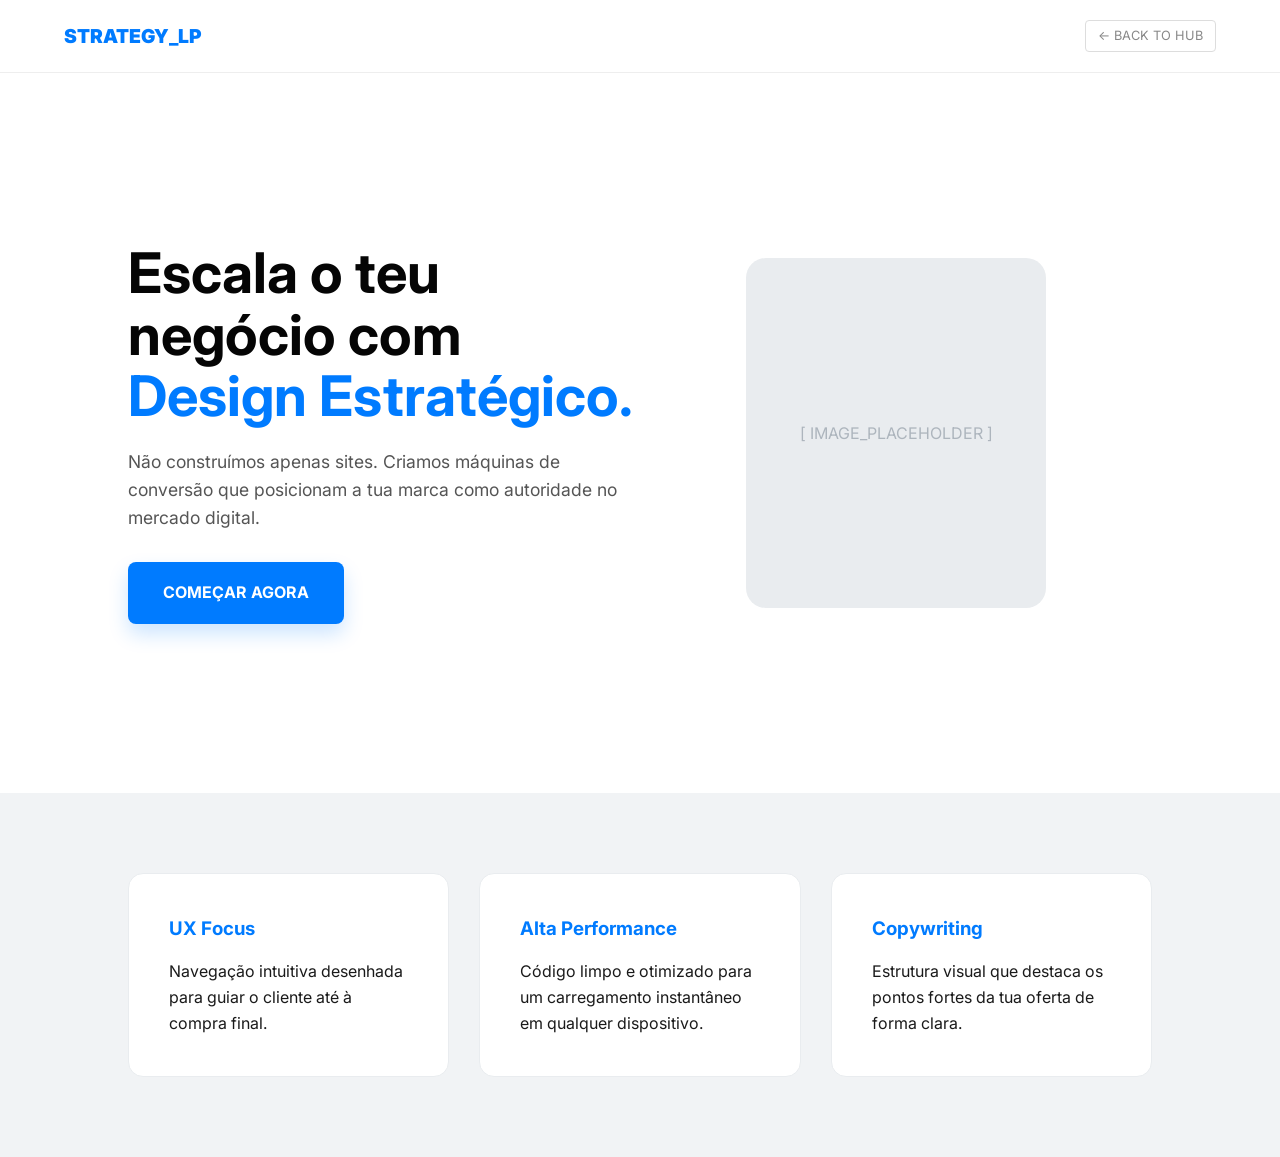
<file: exemplo2.html>
<!DOCTYPE html>
<html lang="pt-br">
<head>
    <meta charset="UTF-8">
    <meta name="viewport" content="width=device-width, initial-scale=1.0">
    <title>Kovaliosky | Business Conversion Concept</title>
    <style>
        @import url('https://fonts.googleapis.com/css2?family=Inter:wght@400;700;900&display=swap');
        
        * { margin: 0; padding: 0; box-sizing: border-box; }
        body { background: #f8f9fa; color: #1a1a1a; font-family: 'Inter', sans-serif; line-height: 1.6; }

        .navbar { padding: 20px 5%; display: flex; justify-content: space-between; align-items: center; background: #fff; border-bottom: 1px solid #eee; position: sticky; top: 0; z-index: 100; }
        .logo { font-weight: 900; font-size: 1.2rem; color: #007bff; }

        .hero { padding: 100px 10%; display: flex; align-items: center; justify-content: space-between; background: #fff; min-height: 80vh; }
        .hero-text { flex: 1; max-width: 600px; }
        .hero-text h1 { font-size: 3.5rem; line-height: 1.1; margin-bottom: 20px; color: #050505; }
        .hero-text p { font-size: 1.1rem; color: #555; margin-bottom: 30px; }

        .btn-cta { 
            padding: 18px 35px; background: #007bff; color: #fff; text-decoration: none; 
            font-weight: bold; border-radius: 8px; display: inline-block; transition: 0.3s;
            box-shadow: 0 10px 20px rgba(0,123,255,0.2);
        }
        .btn-cta:hover { transform: translateY(-3px); background: #0056b3; }

        .features { padding: 80px 10%; background: #f1f3f5; display: grid; grid-template-columns: repeat(3, 1fr); gap: 30px; }
        .feature-card { background: #fff; padding: 40px; border-radius: 15px; border: 1px solid #e9ecef; }
        .feature-card h3 { margin-bottom: 15px; color: #007bff; }

        .back-btn { font-size: 0.8rem; color: #888; text-decoration: none; border: 1px solid #ddd; padding: 5px 12px; border-radius: 4px; }
        
        @media (max-width: 768px) {
            .hero { flex-direction: column; text-align: center; padding-top: 50px; }
            .hero-text h1 { font-size: 2.5rem; }
            .features { grid-template-columns: 1fr; }
        }
    </style>
</head>
<body>

    <nav class="navbar">
        <div class="logo">STRATEGY_LP</div>
        <a href="index.html" class="back-btn">← BACK TO HUB</a>
    </nav>

    <section class="hero">
        <div class="hero-text">
            <h1>Escala o teu negócio com <span style="color: #007bff;">Design Estratégico.</span></h1>
            <p>Não construímos apenas sites. Criamos máquinas de conversão que posicionam a tua marca como autoridade no mercado digital.</p>
            <a href="#" class="btn-cta" onclick="alert('Este é um exemplo de funcionalidade!')">COMEÇAR AGORA</a>
        </div>
        <div style="flex: 1; display: flex; justify-content: center;">
            <div style="width: 300px; height: 350px; background: #e9ecef; border-radius: 20px; display: flex; align-items: center; justify-content: center; color: #adb5bd;">
                [ IMAGE_PLACEHOLDER ]
            </div>
        </div>
    </section>

    <section class="features">
        <div class="feature-card">
            <h3>UX Focus</h3>
            <p>Navegação intuitiva desenhada para guiar o cliente até à compra final.</p>
        </div>
        <div class="feature-card">
            <h3>Alta Performance</h3>
            <p>Código limpo e otimizado para um carregamento instantâneo em qualquer dispositivo.</p>
        </div>
        <div class="feature-card">
            <h3>Copywriting</h3>
            <p>Estrutura visual que destaca os pontos fortes da tua oferta de forma clara.</p>
        </div>
    </section>

</body>
</html>
</file>
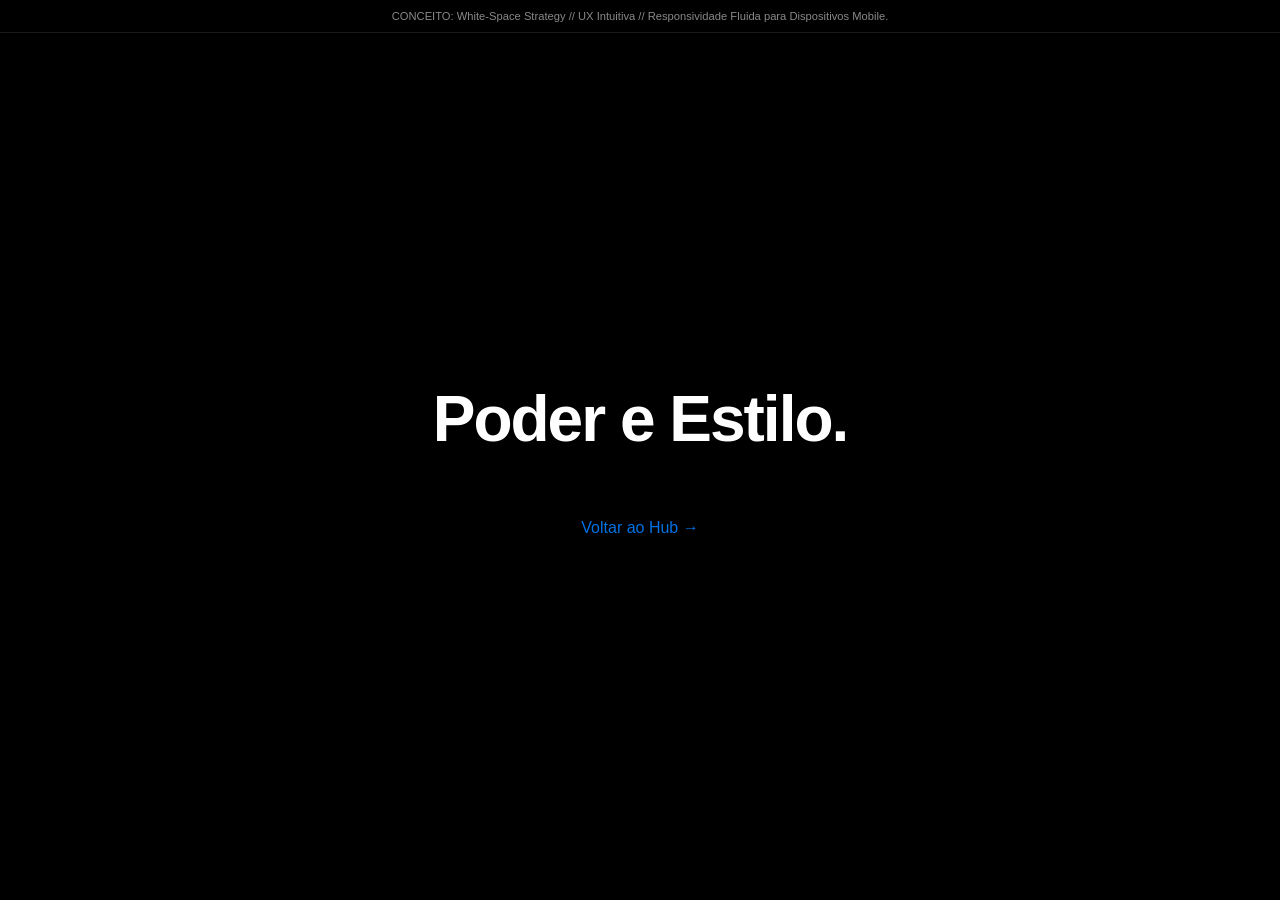
<file: exemplo3.html>
<!DOCTYPE html>
<html lang="pt-br">
<head>
    <meta charset="UTF-8">
    <title>High Tech | Kovaliosky</title>
    <style>
        body { background: #000; color: #fff; font-family: -apple-system, sans-serif; margin: 0; }
        .tech-note { background:#000; color:#888; padding:10px; font-size:0.7rem; border-bottom:1px solid #1a1a1a; text-align:center; }
        .hero { height: 90vh; display: flex; flex-direction: column; align-items: center; justify-content: center; }
    </style>
</head>
<body>
    <div class="tech-note">CONCEITO: White-Space Strategy // UX Intuitiva // Responsividade Fluida para Dispositivos Mobile.</div>
    <div class="hero">
        <h1 style="font-size: 4rem; font-weight: 600; letter-spacing: -2px;">Poder e Estilo.</h1>
        <a href="index.html" style="color: #0071e3; text-decoration: none; margin-top: 20px;">Voltar ao Hub →</a>
    </div>
</body>
</html>
</file>
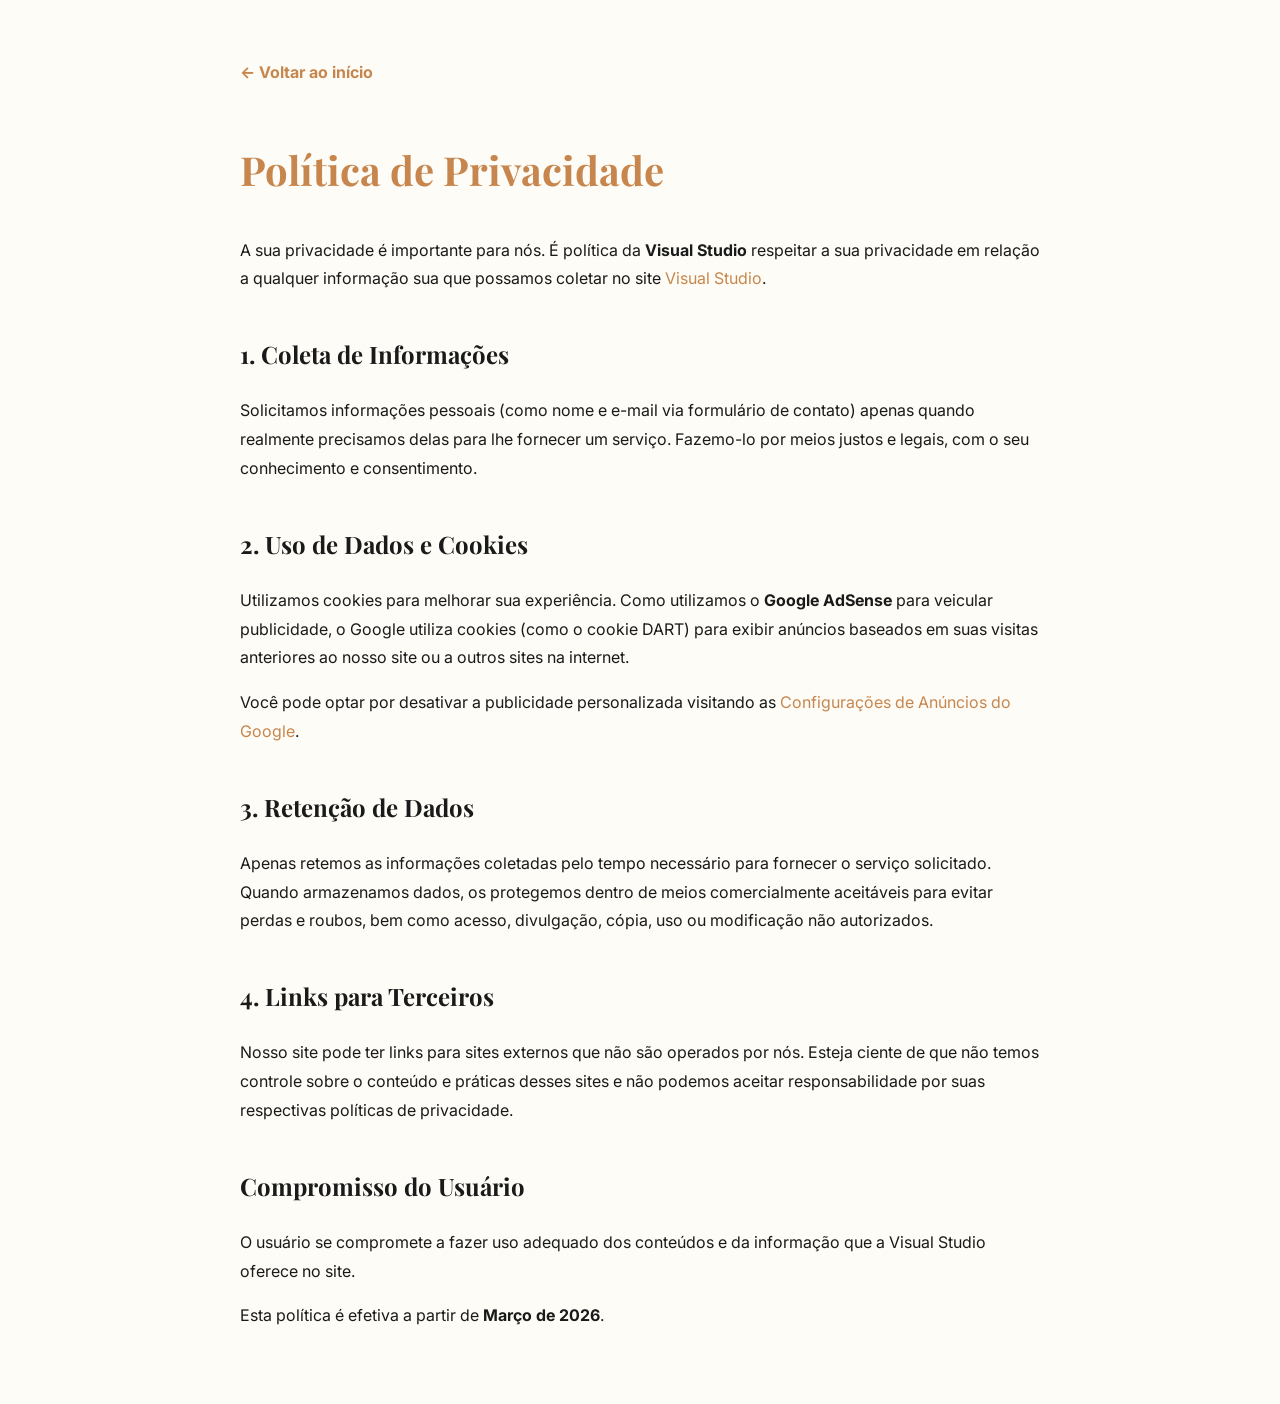
<file: privacidade.html>
<!DOCTYPE html>
<html lang="pt-br">
<head>
    <meta charset="UTF-8">
    <meta name="viewport" content="width=device-width, initial-scale=1.0">
    <title>Política de Privacidade | Visual Studio</title>
    <link href="https://fonts.googleapis.com/css2?family=Playfair+Display&family=Inter:wght@300;400&display=swap" rel="stylesheet">
    <style>
        :root { --bg: #fdfcf6; --text: #1a1a1a; --accent: #c7864e; }
        body { font-family: 'Inter', sans-serif; background: var(--bg); color: var(--text); line-height: 1.8; padding: 50px 20px; }
        .container { max-width: 800px; margin: 0 auto; }
        h1 { font-family: 'Playfair Display', serif; font-size: 2.5rem; color: var(--accent); margin-bottom: 30px; }
        h2 { font-family: 'Playfair Display', serif; margin-top: 40px; }
        a { color: var(--accent); text-decoration: none; }
        .back-link { display: inline-block; margin-bottom: 20px; font-weight: bold; }
    </style>
</head>
<body>
    <div class="container">
        <a href="index.html" class="back-link">← Voltar ao início</a>
        <h1>Política de Privacidade</h1>
        <p>A sua privacidade é importante para nós. É política da <strong>Visual Studio</strong> respeitar a sua privacidade em relação a qualquer informação sua que possamos coletar no site <a href="https://visualstudioandsecurity.com.br">Visual Studio</a>.</p>

        <h2>1. Coleta de Informações</h2>
        <p>Solicitamos informações pessoais (como nome e e-mail via formulário de contato) apenas quando realmente precisamos delas para lhe fornecer um serviço. Fazemo-lo por meios justos e legais, com o seu conhecimento e consentimento.</p>

        <h2>2. Uso de Dados e Cookies</h2>
        <p>Utilizamos cookies para melhorar sua experiência. Como utilizamos o <strong>Google AdSense</strong> para veicular publicidade, o Google utiliza cookies (como o cookie DART) para exibir anúncios baseados em suas visitas anteriores ao nosso site ou a outros sites na internet.</p>
        <p>Você pode optar por desativar a publicidade personalizada visitando as <a href="https://www.google.com/settings/ads" target="_blank">Configurações de Anúncios do Google</a>.</p>

        <h2>3. Retenção de Dados</h2>
        <p>Apenas retemos as informações coletadas pelo tempo necessário para fornecer o serviço solicitado. Quando armazenamos dados, os protegemos dentro de meios comercialmente aceitáveis ​​para evitar perdas e roubos, bem como acesso, divulgação, cópia, uso ou modificação não autorizados.</p>

        <h2>4. Links para Terceiros</h2>
        <p>Nosso site pode ter links para sites externos que não são operados por nós. Esteja ciente de que não temos controle sobre o conteúdo e práticas desses sites e não podemos aceitar responsabilidade por suas respectivas políticas de privacidade.</p>

        <h2>Compromisso do Usuário</h2>
        <p>O usuário se compromete a fazer uso adequado dos conteúdos e da informação que a Visual Studio oferece no site.</p>
        <p>Esta política é efetiva a partir de <strong>Março de 2026</strong>.</p>
    </div>
</body>
</html>
</file>
